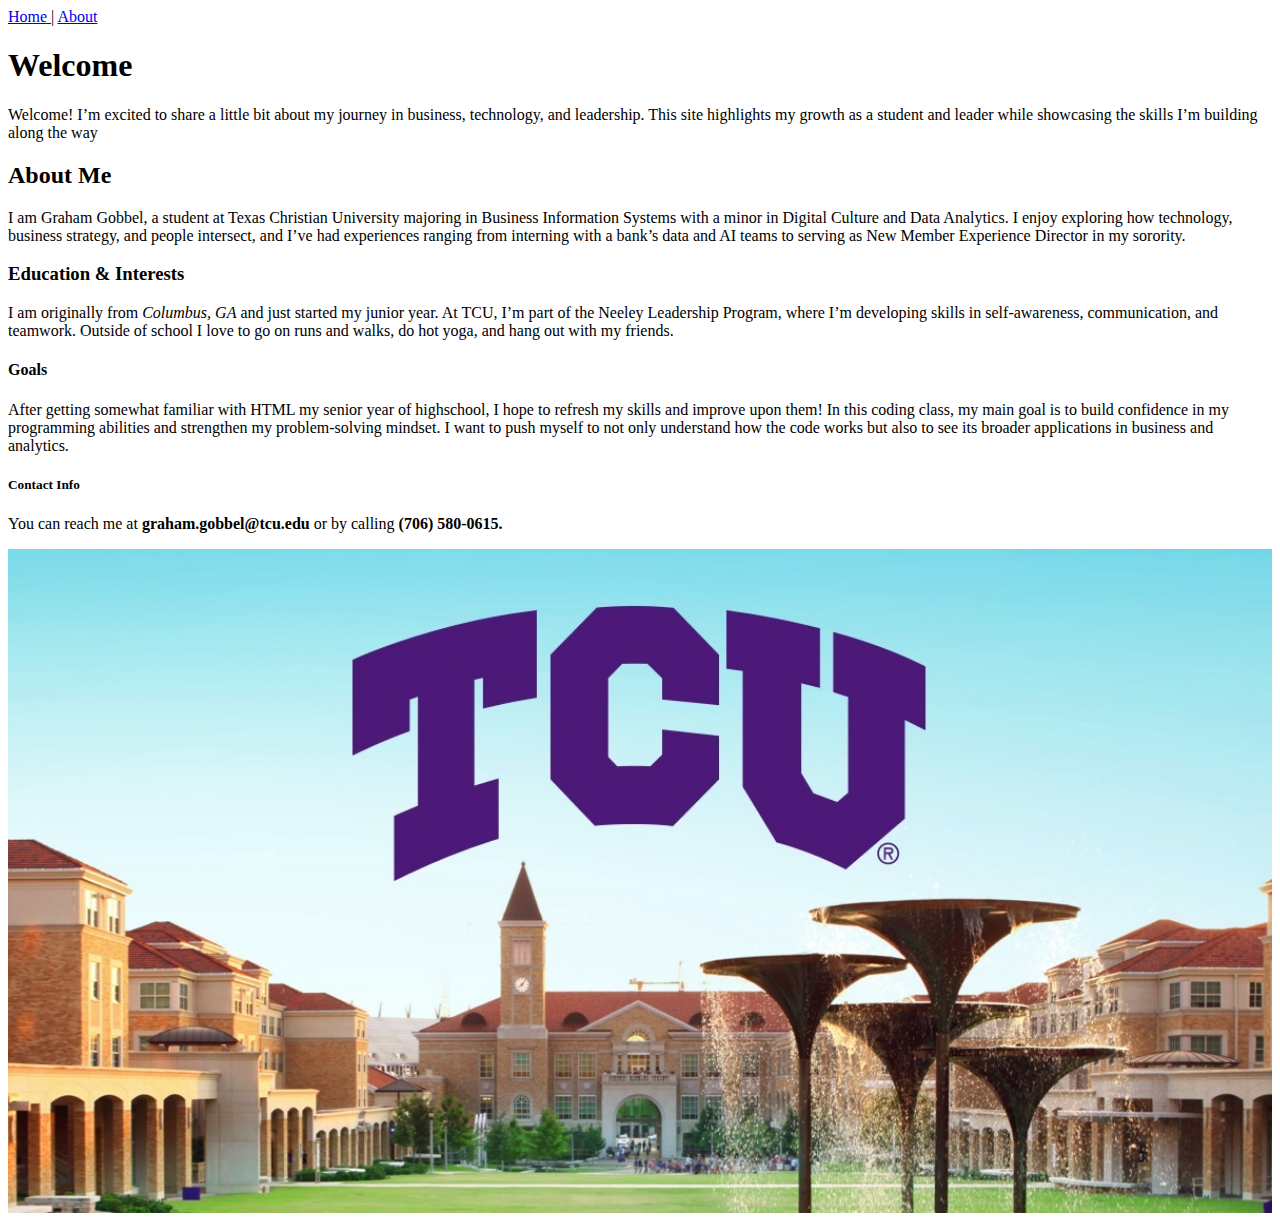
<file: index.html>
<!DOCTYPE html>
<html lang="en">
<head>
    <meta charset="UTF-8">
    <meta name="viewport" content="width=device-width, initial-scale=1.0">
    <title>Document</title>
</head>
<body>
  
   <header><nav><a href="index.html"> Home </a>| <a href="about.html">About</a></nav></header>

   <main>
        <section>
        <h1>Welcome</h1>

        <p>Welcome! I’m excited to share a little bit about my journey in business, technology, and leadership.
             This site highlights my growth as a student and leader while showcasing the skills I’m building along the way</p>
        </section>

        <section>
        <h2>About Me</h2>
        <p>I am Graham Gobbel, a student at Texas Christian University majoring in Business Information Systems with a minor in Digital Culture and Data Analytics. 
            I enjoy exploring how technology, business strategy, and people intersect, and I’ve had experiences ranging from interning with a bank’s
            data and AI teams to serving as New Member Experience Director in my sorority.
        </p>
        </section>

        <section>
        <h3>Education & Interests</h3>

        <p>I am originally from <em>Columbus, GA</em> and just started my junior year.
             At TCU, I’m part of the Neeley Leadership Program, where I’m developing skills in self-awareness, 
             communication, and teamwork. Outside of school I love to go on runs and walks, do hot yoga, and hang out with my friends.</p>
        <!-- the paragraph above includes italicizing -->
        </section>

        <section>

        <h4>Goals</h4>

        <p>After getting somewhat familiar with HTML my senior year of highschool, I hope to refresh my skills and improve upon them! 
            In this coding class, my main goal is to build confidence in my programming abilities and strengthen my problem-solving mindset. 
            I want to push myself to not only understand how the code works but also to see its broader applications in business and analytics.</p>
        </section>

        <section>
        <h5>Contact Info</h5>

         <p>You can reach me at <strong> graham.gobbel@tcu.edu </strong> or by calling <strong>(706) 580-0615.</strong></p>
         </section>
             <!--the paragraph above includes bold formatting-->


    </main>

    <img src="Images/tcu.jpg" width="100%">



</body>
</html>
</file>
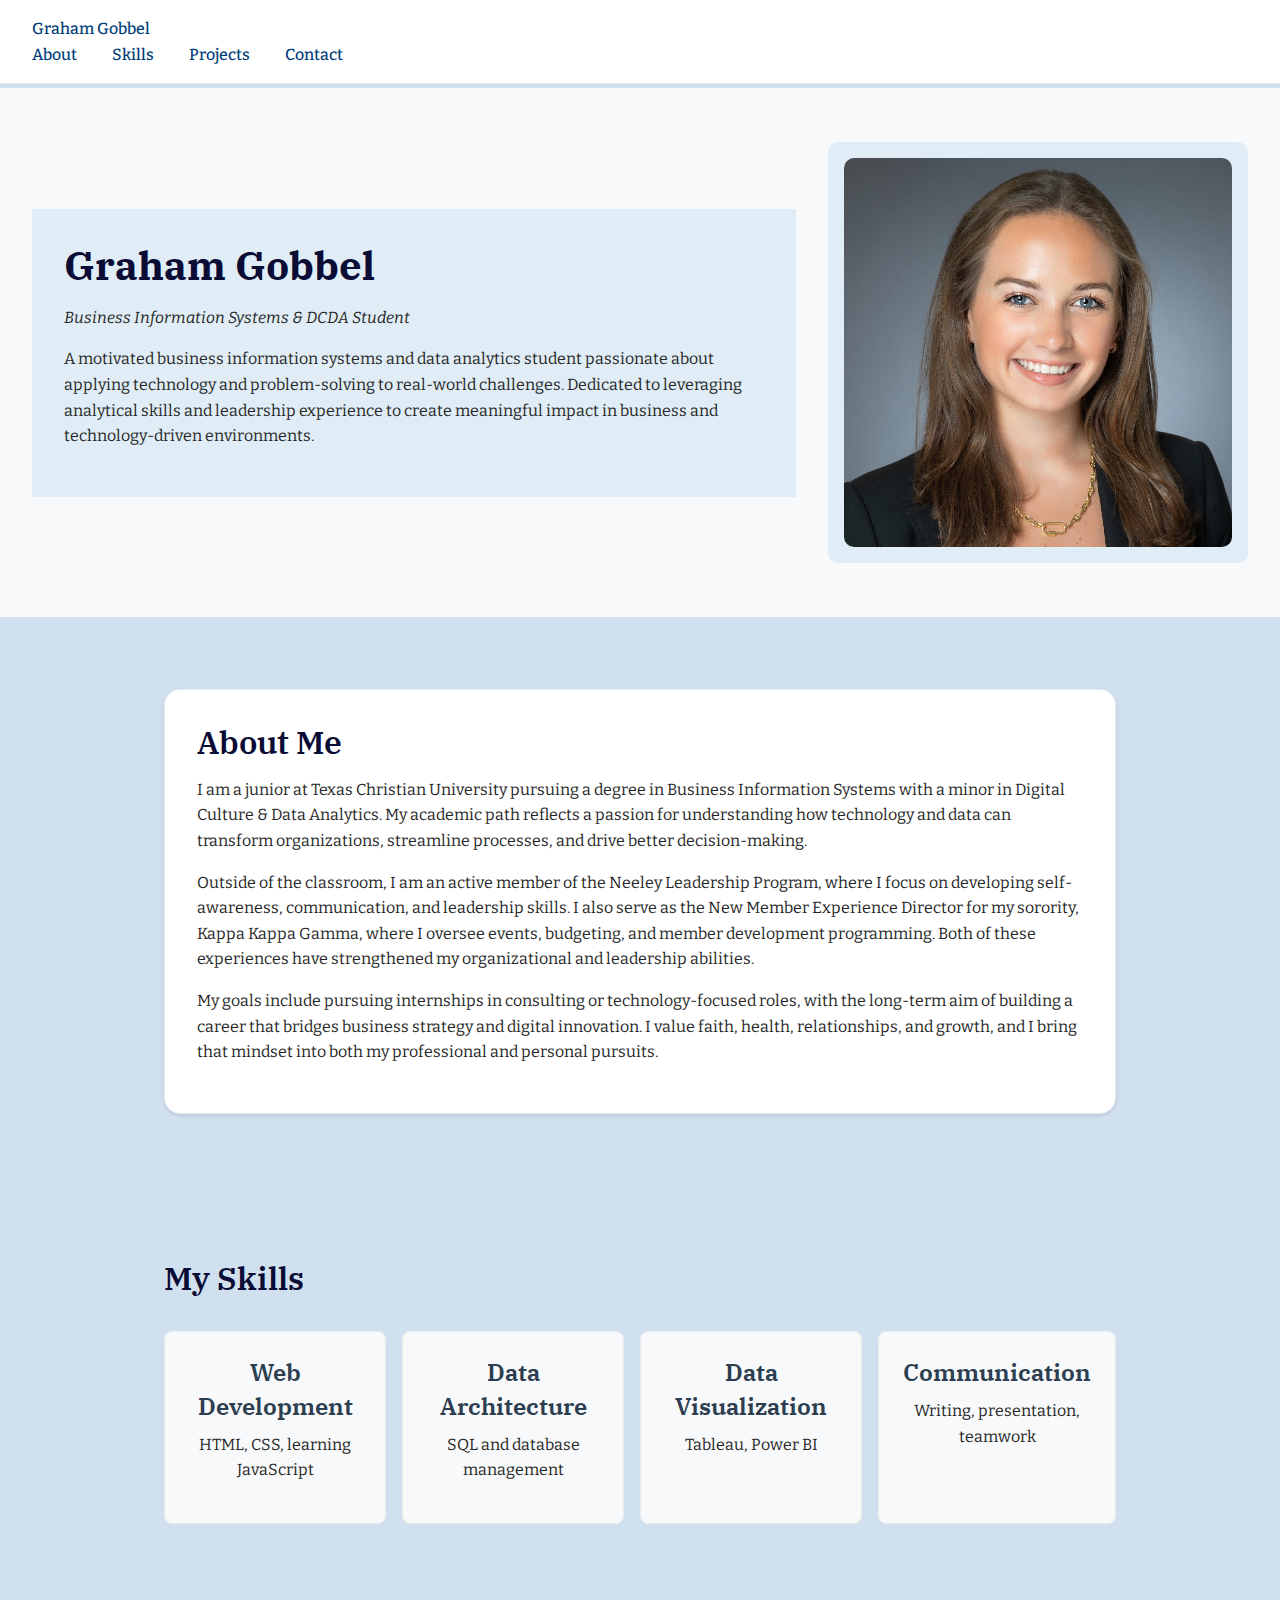
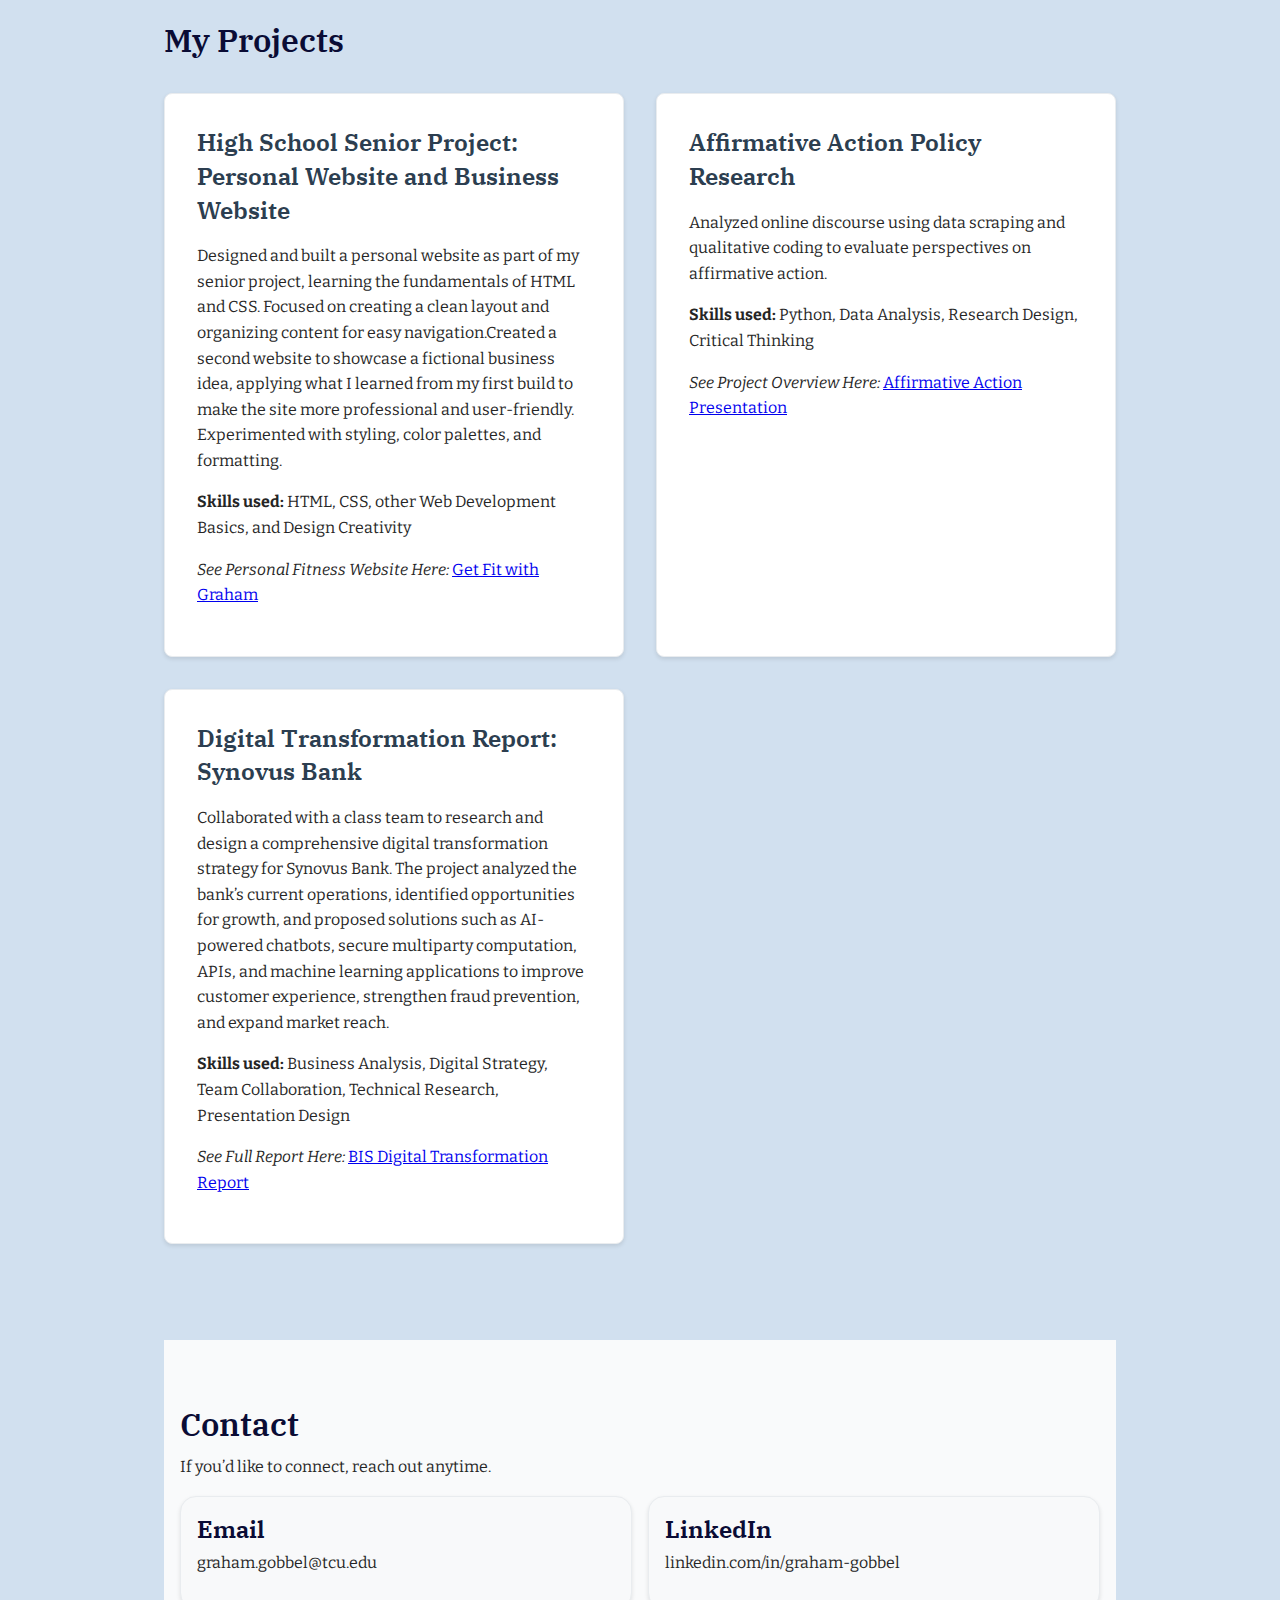
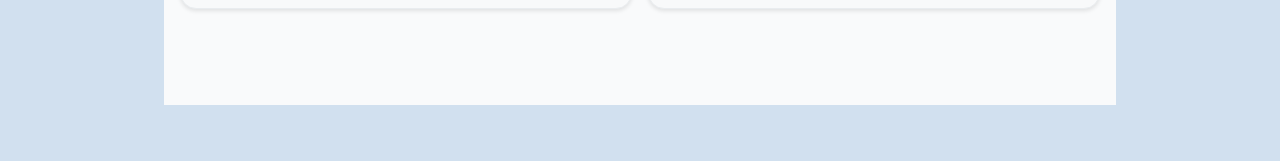
<file: projects/project1-original/index.html>
<!DOCTYPE html>
<html lang="en">
<head>
  <meta charset="UTF-8">
  <meta name="viewport" content="width=<device-width>, initial-scale=1.0">
  <title>Document</title>
  <link rel="stylesheet" href="CSS/style.css">

  <nav>
    <div class="nav-container">
      <a href="#" class="logo">Graham Gobbel</a>
      <div class="nav-links">
        <a href="#about">About</a>
        <a href="#skills">Skills</a>
        <a href="#projects">Projects</a>
        <a href="#contact">Contact</a>
      </div>
    </div>
  </nav>
</head>
<body>
  <header>
    <div class="header_text">
      <h1>Graham Gobbel</h1>
      <p><i>Business Information Systems & DCDA Student</i></p>
      <p>
        A motivated business information systems and data analytics student passionate about
        applying technology and problem-solving to real-world challenges. Dedicated to leveraging
        analytical skills and leadership experience to create meaningful impact in business and
        technology-driven environments.
      </p>
    </div>

    <div class="header_pic">
      <img src="Images/headshot24_graham gobbel_cropped.png" alt="Graham Gobbel professional headshot" />
    </div>
  </header>

  <main>
    <section class="about-section" id="about">
      <div class="card">

      <h2>About Me</h2>
      <p>
        I am a junior at Texas Christian University pursuing a degree in Business Information
        Systems with a minor in Digital Culture & Data Analytics. My academic path reflects a
        passion for understanding how technology and data can transform organizations,
        streamline processes, and drive better decision-making.
      </p>
      <p>
        Outside of the classroom, I am an active member of the Neeley Leadership Program, where
        I focus on developing self-awareness, communication, and leadership skills. I also serve as
        the New Member Experience Director for my sorority, Kappa Kappa Gamma, where I
        oversee events, budgeting, and member development programming. Both of these
        experiences have strengthened my organizational and leadership abilities.
      </p>
      <p>
        My goals include pursuing internships in consulting or technology-focused roles, with the
        long-term aim of building a career that bridges business strategy and digital innovation. I
        value faith, health, relationships, and growth, and I bring that mindset into both my
        professional and personal pursuits.
      </p>
    </section></div>
    </section>

    <section class="skills-section" id="skills">
      <h2>My Skills</h2>
      <div class="skills-container">
        <div class="skill-card">
          <h3>Web Development</h3>
          <p>HTML, CSS, learning JavaScript</p>
        </div>
        <div class="skill-card">
          <h3>Data Architecture</h3>
          <p>SQL and database management</p>
        </div>
        <div class="skill-card">
          <h3>Data Visualization</h3>
          <p>Tableau, Power BI</p>
        </div>
        <div class="skill-card">
          <h3>Communication</h3>
          <p>Writing, presentation, teamwork</p>
        </div>
      </div>
    </section>

    <section class="projects-section" id="projects">
      <h2>My Projects</h2>
      <div class="projects-container">
        <article class="project-card">
          <div class="project-content">
            <h3>High School Senior Project: Personal Website and Business Website</h3>
            <p>
              Designed and built a personal website as part of my senior project, learning
              the fundamentals of HTML and CSS. Focused on creating a clean layout and
              organizing content for easy navigation.Created a second website to showcase a fictional
              business idea, applying what I learned from my first build to make the site more professional
              and user-friendly. Experimented with styling, color palettes, and formatting.
            </p>
            <p>
              <strong>Skills used:</strong> HTML, CSS, other Web Development Basics, and Design Creativity
            </p>
              <p><i>See Personal Fitness Website Here:</i>
          <a href="https://getfitwithgraham.godaddysites.com/" 
             target="_blank" rel="noopener noreferrer">
            Get Fit with Graham
          </a>
        </p>
          </div>
        </article>

        <article class="project-card">
          <div class="project-content">
            <h3>Affirmative Action Policy Research</h3>
            <p>
              Analyzed online discourse using data scraping and qualitative coding to evaluate perspectives
              on affirmative action.

            </p>
            <p><strong>Skills used:</strong> Python, Data Analysis, Research Design, Critical Thinking</p>

            <p><i>See Project Overview Here:</i>
      <a href="https://www.canva.com/design/DAGW9y5lpb4/ezZOKPIRsulxQ40vEB3zgg/edit?utm_content=DAGW9y5lpb4&utm_campaign=designshare&utm_medium=link2&utm_source=sharebutton"
         target="_blank" rel="noopener noreferrer">
        Affirmative Action Presentation
      </a>
    </p>
        </article>

        <article class="project-card">
  <div class="project-content">
    <h3>Digital Transformation Report: Synovus Bank</h3>
    <p>
      Collaborated with a class team to research and design a comprehensive digital transformation
      strategy for Synovus Bank. The project analyzed the bank’s current operations, identified
      opportunities for growth, and proposed solutions such as AI-powered chatbots, secure
      multiparty computation, APIs, and machine learning applications to improve customer
      experience, strengthen fraud prevention, and expand market reach.
    </p>
    <p>
      <strong>Skills used:</strong> Business Analysis, Digital Strategy, Team Collaboration,
      Technical Research, Presentation Design
    </p>
    <p><i>See Full Report Here:</i>
      <a href="https://www.canva.com/design/DAF-F4c4_AI/0dFlFAiUe69WGN_gqDEu2w/edit?utm_content=DAF-F4c4_AI&utm_campaign=designshare&utm_medium=link2&utm_source=sharebutton"
         target="_blank" rel="noopener noreferrer">
        BIS Digital Transformation Report
      </a>
    </p>
  </div>
</article>
    </section>

  <section id="contact" class="section contact">
  <div class="container">
    <h2>Contact</h2>
    <p>If you’d like to connect, reach out anytime.</p>

    <div class="contact-grid">
      <!-- Email -->
      <a class="contact-card"
         href="mailto:graham.gobbel@tcu.edu?subject=Hello%20Graham&body=Hi%20Graham,%0D%0A">
        <h3>Email</h3>
        <p>graham.gobbel@tcu.edu</p>
      </a>

      <!-- LinkedIn -->
      <a class="contact-card"
         href="https://www.linkedin.com/in/graham-gobbel/"
         target="_blank" rel="noopener noreferrer">
        <h3>LinkedIn</h3>
        <p>linkedin.com/in/graham-gobbel</p>
      </a>
    </div>
  </div>
</section>
  </main>
</body>
</html>
</file>
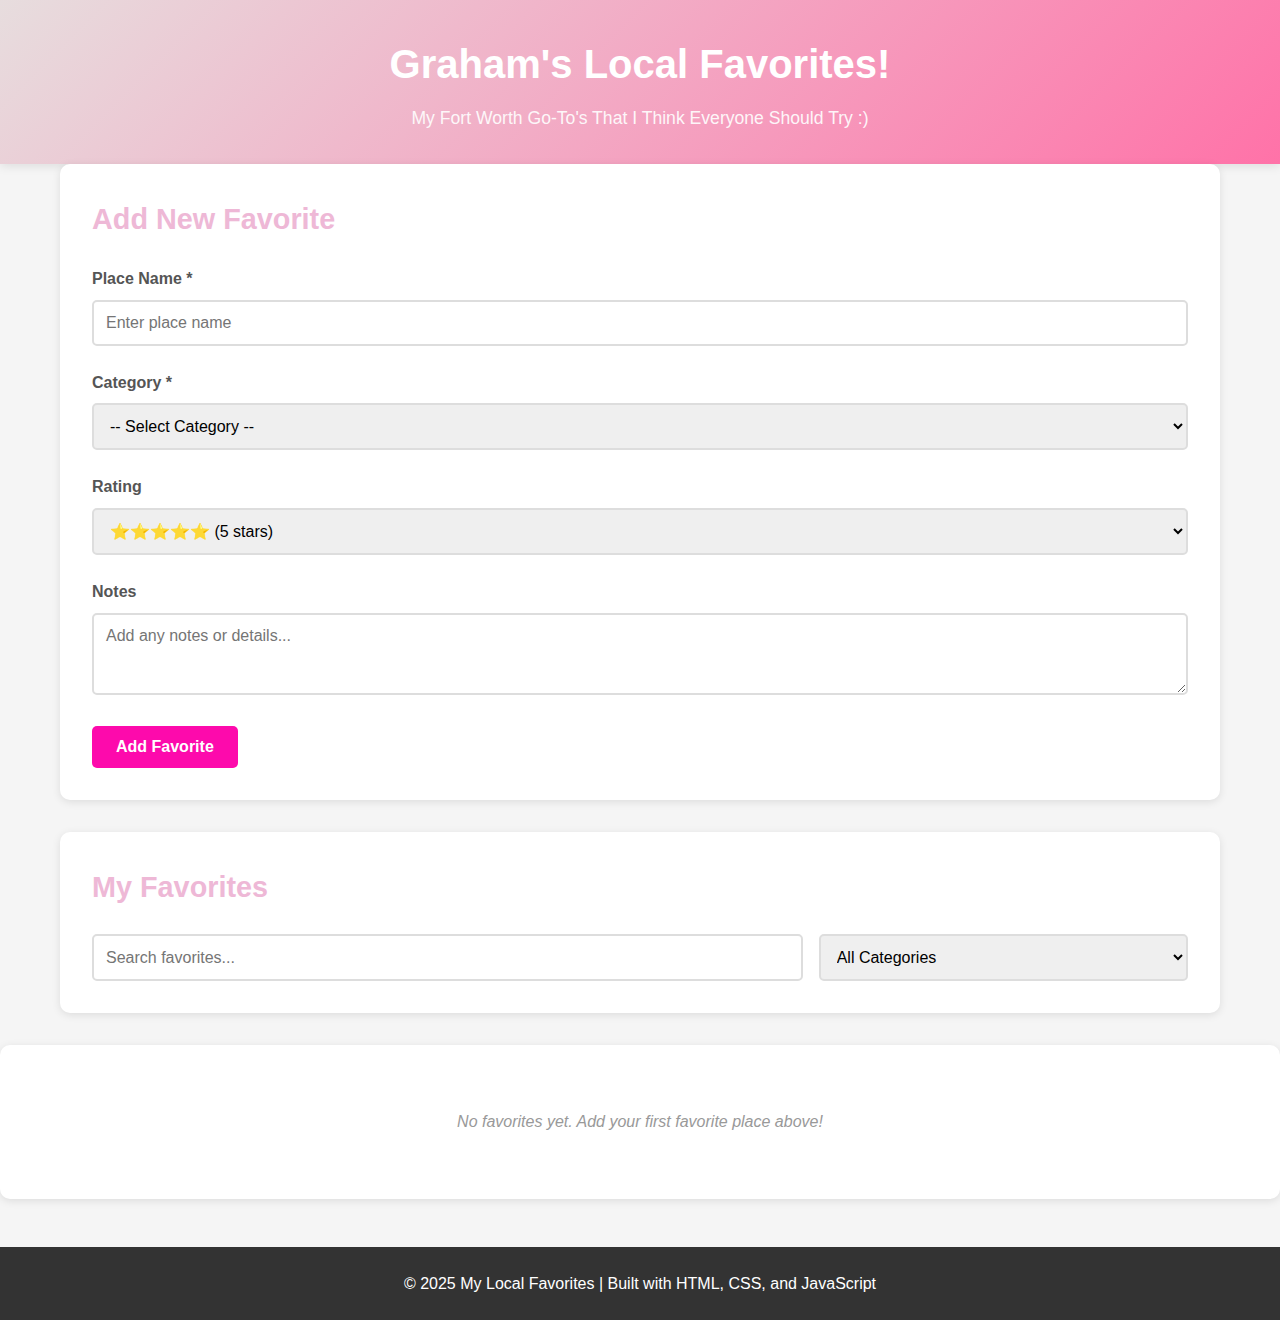
<file: projects/project2-tracker/index.html>
<!DOCTYPE html>
<html lang="en">
<head>
    <meta charset="UTF-8">
    <meta name="viewport" content="width=device-width, initial-scale=1.0">
    <meta name="description" content="Track and manage your favorite local places">
    <title>My Local Favorites Tracker</title>
    <link rel="stylesheet" href="css/styles.css">
</head>
<body>
    <!-- Content will go here -->

<!-- Header Section -->
<header>
    <div class="container">
        <h1>Graham's Local Favorites!</h1>
        <p class="subtitle">My Fort Worth Go-To's That I Think Everyone Should Try :)</p>
    </div>
</header>

<!-- Main Content -->
<main class="container">
    <!-- All sections will go inside main -->
<!-- Add Favorite Form Section -->
<section class="add-section">
    <h2>Add New Favorite</h2>
    <form id="add-favorite-form">

        <!-- Name Input -->
        <div class="form-group">
            <label for="name">Place Name *</label>
            <input
                type="text"
                id="name"
                name="name"
                required
                placeholder="Enter place name"
                aria-required="true">
        </div>

        <!-- Category Dropdown -->
        <div class="form-group">
            <label for="category">Category *</label>
            <select id="category" name="category" required aria-required="true">
                <option value="">-- Select Category --</option>
                <option value="coffee">Coffee Shop</option>
                <option value="restaurants">Restaurant</option>
                <option value="parks">Park</option>
                <option value="entertainment">Entertainment</option>
                <option value="study-spots">Study Spot</option>
                <option value="fitness">Fitness</option>
                <option value="other">Other</option>
            </select>
        </div>

        <!-- Rating Dropdown -->
        <div class="form-group">
            <label for="rating">Rating</label>
            <select id="rating" name="rating">
                <option value="5">⭐⭐⭐⭐⭐ (5 stars)</option>
                <option value="4">⭐⭐⭐⭐ (4 stars)</option>
                <option value="3">⭐⭐⭐ (3 stars)</option>
                <option value="2">⭐⭐ (2 stars)</option>
                <option value="1">⭐ (1 star)</option>
            </select>
        </div>

        <!-- Notes Textarea -->
        <div class="form-group">
            <label for="notes">Notes</label>
            <textarea
                id="notes"
                name="notes"
                rows="3"
                placeholder="Add any notes or details..."></textarea>
        </div>

        <!-- Submit Button -->
        <button type="submit" class="btn btn-primary">Add Favorite</button>

    </form>



</section>
<!-- Search/Filter Section -->
<section class="search-section">
    <h2>My Favorites</h2>
    <div class="search-controls">
        <input
            type="text"
            id="search-input"
            placeholder="Search favorites..."
            aria-label="Search favorites">
        <select id="category-filter" aria-label="Filter by category">
            <option value="all">All Categories</option>
            <option value="coffee">Coffee Shop</option>
            <option value="restaurants">Restaurant</option>
            <option value="parks">Park</option>
            <option value="entertainment">Entertainment</option>
            <option value="study-spots">Study Spot</option>
            <option value="fitness">Fitness</option>
            <option value="other">Other</option>
        </select>
    </div>
</section>
</main>


<!-- Favorites Display Section -->
<section class="favorites-section">
    <div id="favorites-list" class="favorites-grid">
        <!-- JavaScript will add favorite cards here -->
        <!-- For now, add placeholder message -->
    </div>
</section>

<!-- Footer -->
<footer>
    <div class="container">
        <p>&copy; 2025 My Local Favorites | Built with HTML, CSS, and JavaScript</p>
    </div>
</footer>


    <!-- JavaScript at end of body -->
    <script src="js/app.js"></script>
</body>
</html>
</file>
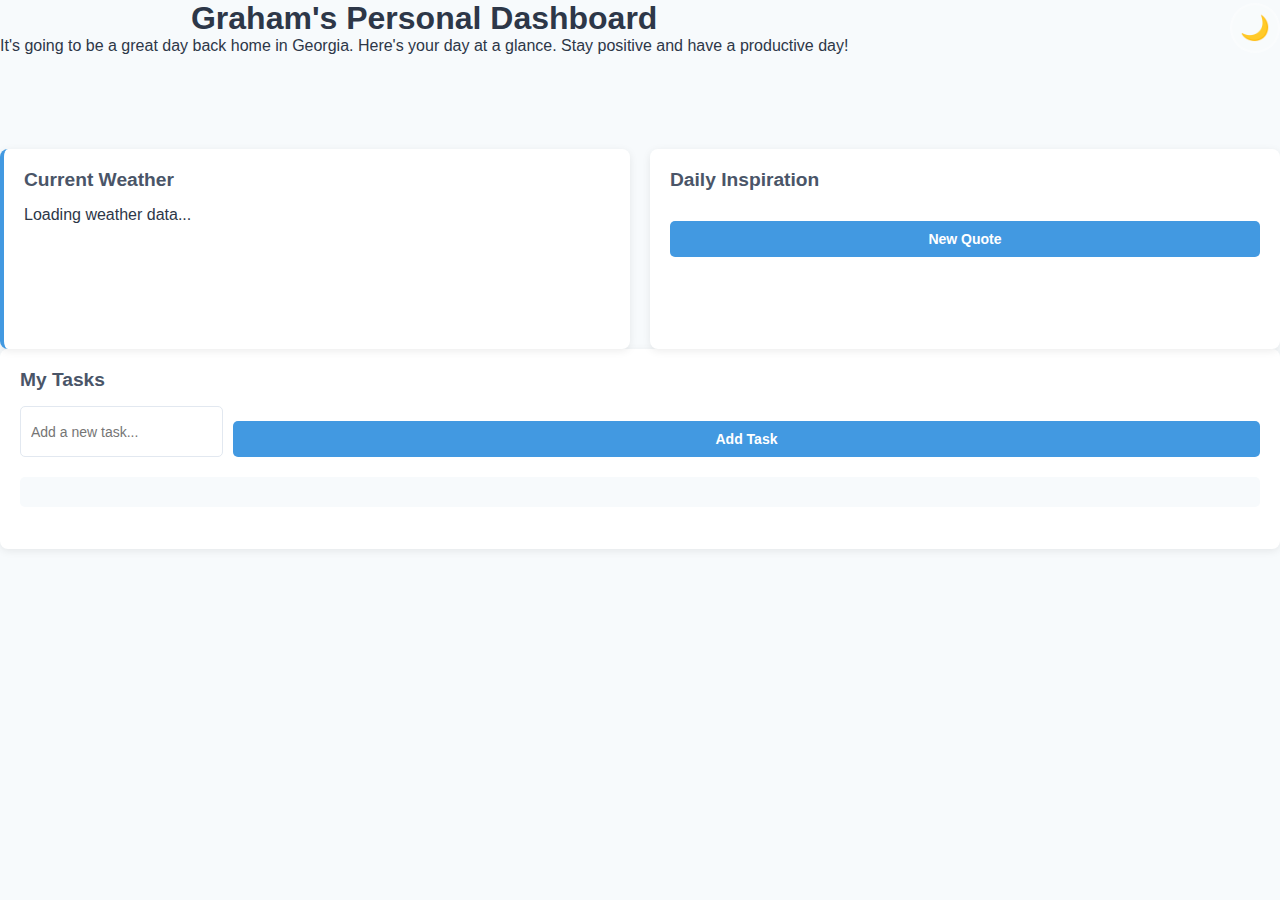
<file: projects/project3-dashboard/index.html>
<!DOCTYPE html>
<html lang="en">
<head>
  <meta charset="UTF-8">
  <meta name="viewport" content="width=device-width, initial-scale=1.0">
  <title>My Personal Dashboard</title>
  <link rel="stylesheet" href="css/styles.css">
</head>
<body>
  <header class="dashboard-header">
  <div class="header-content">
    <div>
      <h1>Graham's Personal Dashboard</h1>
      <p class="dashboard-subtitle">It's going to be a great day back home in Georgia.
        Here's your day at a glance. Stay positive and have a productive day!</p>
    </div>
    <button id="theme-toggle" class="theme-toggle" aria-label="Toggle dark mode">
      <span class="theme-icon">🌙</span>
    </button>
  </div>
</header>

  <div class="dashboard">
     <!-- all widget sections live here -->
  </div>
</body>

    <main class="widgets-container">
      <!-- Weather Widget -->
      <section class="widget weather-widget">
        <h2>Current Weather</h2>
        <div id="weather-display">
          Loading weather data...
        </div>
      </section>

      <!-- Quotes Widget (below Weather) -->
      <section class="widget quotes-widget">
        <h2>Daily Inspiration</h2>
        <div id="quotes-display"><!-- Quote will appear here --></div>
        <button id="new-quote-btn" class="btn-primary">New Quote</button>
      </section>
    </main>
  </div>
<div class="widget tasks-widget">
  <h2>My Tasks</h2>

  <!-- Add Task Form -->
  <form id="task-form" class="task-form">
    <input
      type="text"
      id="task-input"
      placeholder="Add a new task..."
      required
    />
    <button type="submit" class="btn-primary">Add Task</button>
  </form>

  <!-- Task Statistics -->
  <div id="task-stats" class="task-stats">
    <!-- Stats will appear here -->
  </div>

  <!-- Tasks List -->
  <div id="tasks-list" class="tasks-list">
    <!-- Tasks will appear here -->
  </div>
</div>

  <!-- JS last so elements exist before scripts run -->
  <script src="js/app.js"></script>
</body>
</html>
</file>
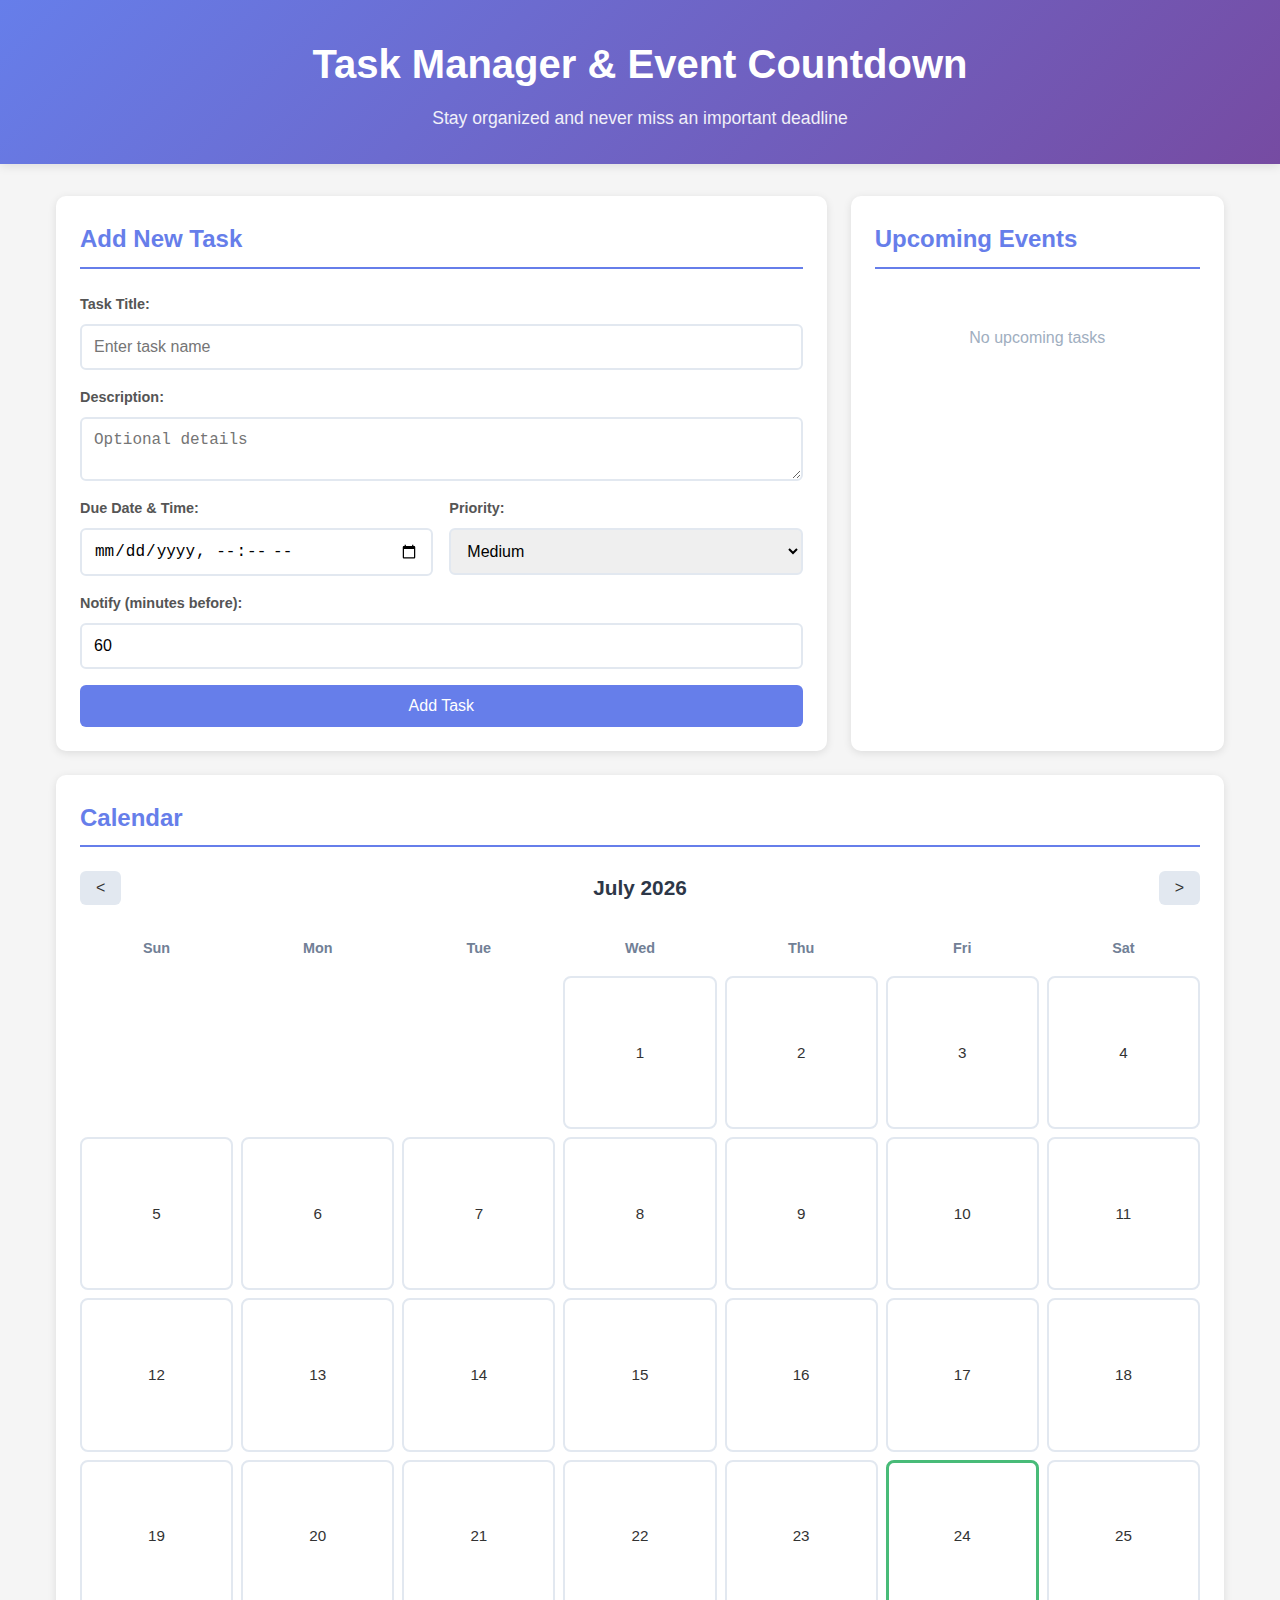
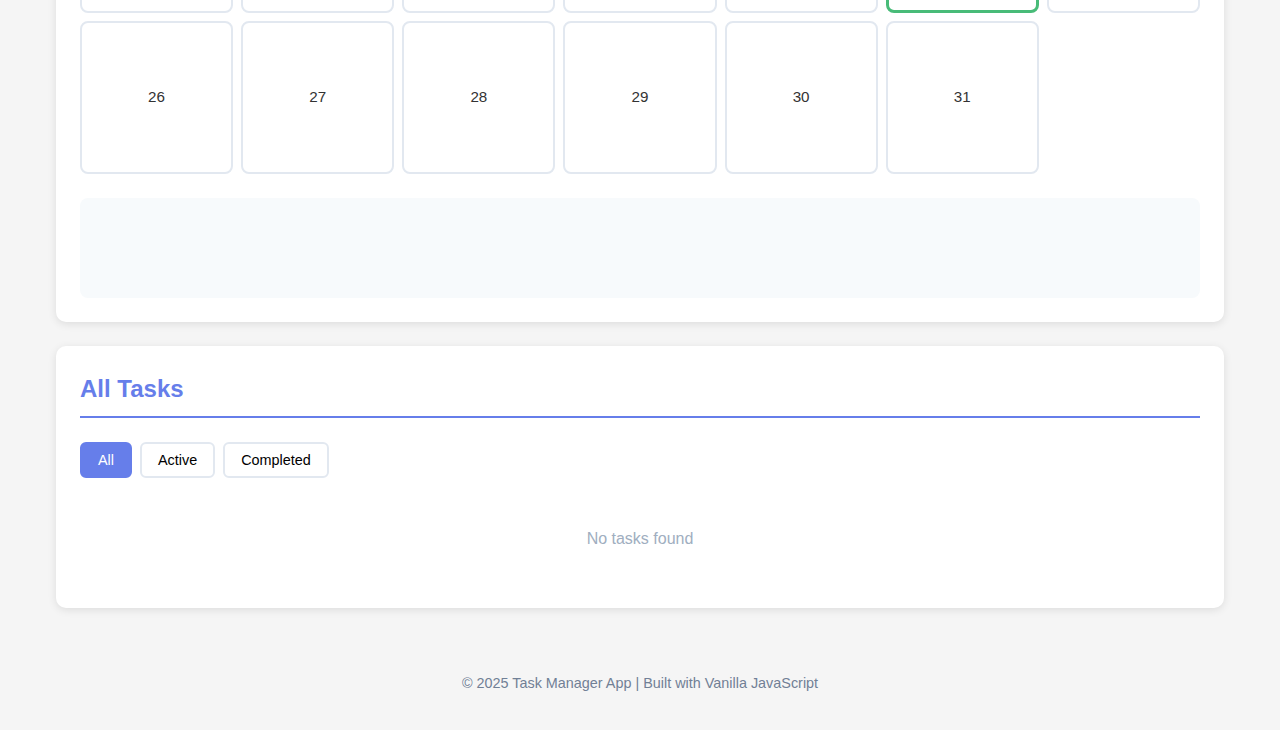
<file: projects/project4-zed/index.html>
<!DOCTYPE html>
<html lang="en">
<head>
    <meta charset="UTF-8">
    <meta name="viewport" content="width=device-width, initial-scale=1.0">
    <title>Task Manager & Event Countdown</title>
    <link rel="stylesheet" href="css/styles.css">
</head>
<body>
    <header class="dashboard-header">
        <div class="header-content">
            <div>
                <h1>Task Manager & Event Countdown</h1>
                <p class="dashboard-subtitle">Stay organized and never miss an important deadline</p>
            </div>
        </div>
    </header>

    <div class="dashboard">
        <!-- Add Task Widget -->
        <section class="widget add-task-widget">
            <h2>Add New Task</h2>
            <form id="taskForm" class="task-form">
                <div class="form-group">
                    <label for="taskTitle">Task Title:</label>
                    <input type="text" id="taskTitle" name="taskTitle" required placeholder="Enter task name">
                </div>

                <div class="form-group">
                    <label for="taskDescription">Description:</label>
                    <textarea id="taskDescription" name="taskDescription" rows="2" placeholder="Optional details"></textarea>
                </div>

                <div class="form-row">
                    <div class="form-group">
                        <label for="taskDueDate">Due Date & Time:</label>
                        <input type="datetime-local" id="taskDueDate" name="taskDueDate" required>
                    </div>

                    <div class="form-group">
                        <label for="taskPriority">Priority:</label>
                        <select id="taskPriority" name="taskPriority">
                            <option value="low">Low</option>
                            <option value="medium" selected>Medium</option>
                            <option value="high">High</option>
                        </select>
                    </div>
                </div>

                <div class="form-group">
                    <label for="notifyBefore">Notify (minutes before):</label>
                    <input type="number" id="notifyBefore" name="notifyBefore" value="60" min="0">
                </div>

                <button type="submit" class="btn btn-primary">Add Task</button>
            </form>
        </section>

        <!-- Countdown Widget -->
        <section class="widget countdown-widget">
            <h2>Upcoming Events</h2>
            <div id="countdownList" class="countdown-list">
                <!-- Countdown timers will be dynamically inserted here -->
            </div>
        </section>

        <!-- Calendar Widget - Full Width -->
        <section class="widget calendar-widget">
            <h2>Calendar</h2>
            <div class="calendar-controls">
                <button id="prevMonth" class="btn btn-nav">&lt;</button>
                <h3 id="currentMonth"></h3>
                <button id="nextMonth" class="btn btn-nav">&gt;</button>
            </div>
            <div id="calendar" class="calendar-grid">
                <!-- Calendar will be dynamically generated here -->
            </div>
            <div id="selectedDateTasks" class="selected-date-tasks">
                <!-- Tasks for selected date will appear here -->
            </div>
        </section>

        <!-- Task List Widget - Full Width -->
        <section class="widget task-list-widget">
            <h2>All Tasks</h2>
            <div class="task-filters">
                <button class="filter-btn active" data-filter="all">All</button>
                <button class="filter-btn" data-filter="active">Active</button>
                <button class="filter-btn" data-filter="completed">Completed</button>
            </div>
            <div id="taskList" class="task-list">
                <!-- Tasks will be dynamically inserted here -->
            </div>
        </section>
    </div>

    <footer>
        <p>&copy; 2025 Task Manager App | Built with Vanilla JavaScript</p>
    </footer>

    <!-- JavaScript Files -->
    <script src="js/tasks.js"></script>
    <script src="js/calendar.js"></script>
    <script src="js/countdown.js"></script>
    <script src="js/app.js"></script>
</body>
</html>
</file>
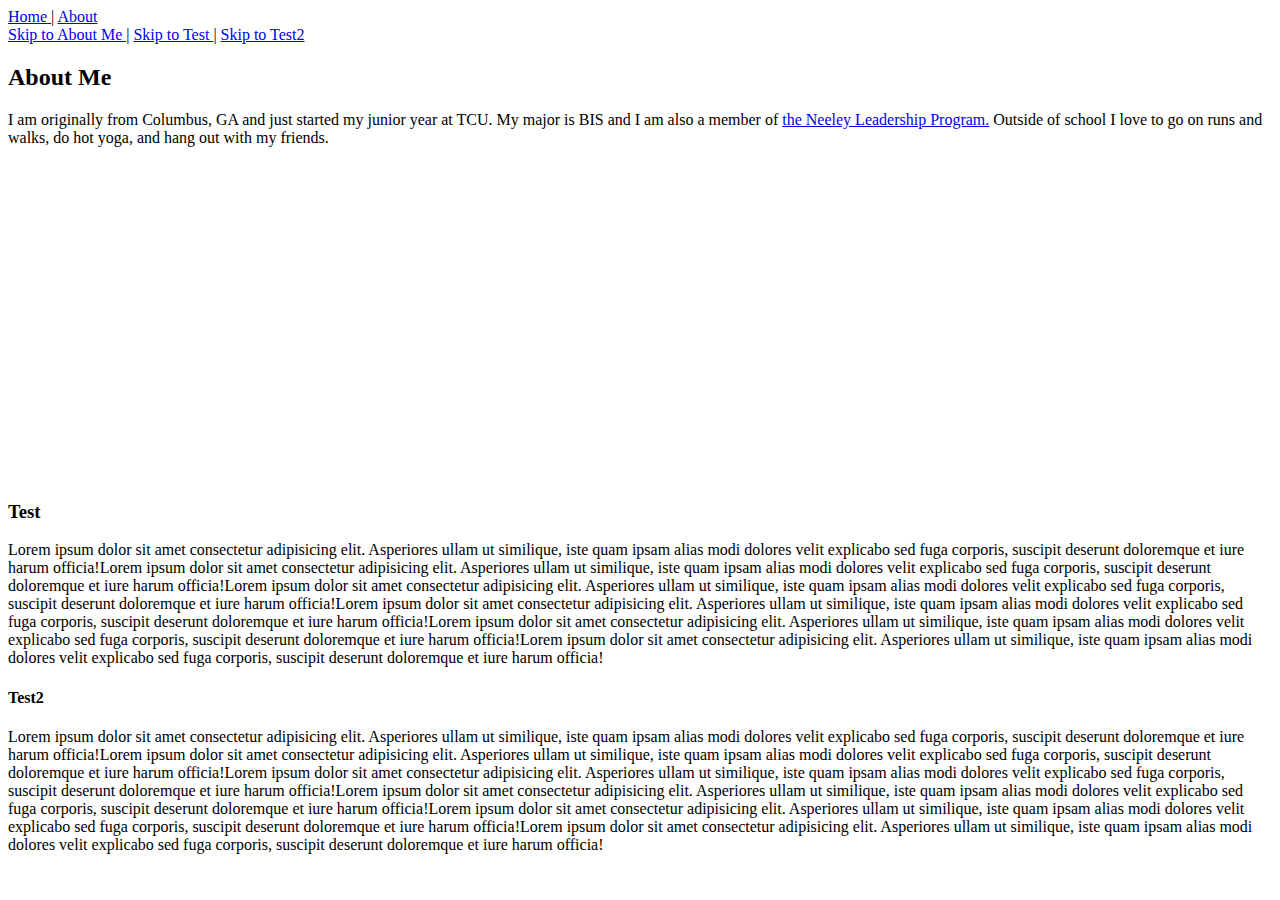
<file: about.html>
<!DOCTYPE html>
<html lang="en">
<head>
    <meta charset="UTF-8">
    <meta name="viewport" content="width=device-width, initial-scale=1.0">
    <title>Document</title>

<nav>
    <div>
        <a href="index.html"> Home </a>|
         <a href="about.html">About</a></nav>
     </div>
</head>
<body>
    <header>
        <nav>
            <div>
                <a href="#Aboutme"> Skip to About Me </a>|
                <a href="#test"> Skip to Test </a>|
                <a href="#test2"> Skip to Test2 </a>

            </div>

<h2 id="Aboutme">About Me</h2>

    <p>I am originally from Columbus, GA and just started my junior year at TCU. My major is BIS and I am also a member of  <a href="https://www.neeley.tcu.edu/leader/" target="_blank">  the Neeley Leadership Program.</a> Outside of school I love to go on runs and walks, do hot yoga, and hang out with my friends.</p>
    
    <body>

    <iframe width="560" height="315" src="https://www.youtube.com/embed/_iaPMGoo9y8?si=1sZB_hPUk9zqs6a0" title="YouTube video player" frameborder="0" allow="accelerometer; autoplay; clipboard-write; encrypted-media; gyroscope; picture-in-picture; web-share" referrerpolicy="strict-origin-when-cross-origin" allowfullscreen></iframe>

<h3 id="test"> Test </h3>
<p> Lorem ipsum dolor sit amet consectetur adipisicing elit. Asperiores ullam ut similique, 
    iste quam ipsam alias modi dolores velit explicabo sed fuga corporis, suscipit deserunt
     doloremque et iure harum officia!Lorem ipsum dolor sit amet consectetur adipisicing elit. Asperiores ullam ut similique, 
    iste quam ipsam alias modi dolores velit explicabo sed fuga corporis, suscipit deserunt
     doloremque et iure harum officia!Lorem ipsum dolor sit amet consectetur adipisicing elit. Asperiores ullam ut similique, 
    iste quam ipsam alias modi dolores velit explicabo sed fuga corporis, suscipit deserunt
     doloremque et iure harum officia!Lorem ipsum dolor sit amet consectetur adipisicing elit. Asperiores ullam ut similique, 
    iste quam ipsam alias modi dolores velit explicabo sed fuga corporis, suscipit deserunt
     doloremque et iure harum officia!Lorem ipsum dolor sit amet consectetur adipisicing elit. Asperiores ullam ut similique, 
    iste quam ipsam alias modi dolores velit explicabo sed fuga corporis, suscipit deserunt
     doloremque et iure harum officia!Lorem ipsum dolor sit amet consectetur adipisicing elit. Asperiores ullam ut similique, 
    iste quam ipsam alias modi dolores velit explicabo sed fuga corporis, suscipit deserunt
     doloremque et iure harum officia! </p>

<h4 id="test2"> Test2 </h4>
    <p> Lorem ipsum dolor sit amet consectetur adipisicing elit. Asperiores ullam ut similique, 
    iste quam ipsam alias modi dolores velit explicabo sed fuga corporis, suscipit deserunt
     doloremque et iure harum officia!Lorem ipsum dolor sit amet consectetur adipisicing elit. Asperiores ullam ut similique, 
    iste quam ipsam alias modi dolores velit explicabo sed fuga corporis, suscipit deserunt
     doloremque et iure harum officia!Lorem ipsum dolor sit amet consectetur adipisicing elit. Asperiores ullam ut similique, 
    iste quam ipsam alias modi dolores velit explicabo sed fuga corporis, suscipit deserunt
     doloremque et iure harum officia!Lorem ipsum dolor sit amet consectetur adipisicing elit. Asperiores ullam ut similique, 
    iste quam ipsam alias modi dolores velit explicabo sed fuga corporis, suscipit deserunt
     doloremque et iure harum officia!Lorem ipsum dolor sit amet consectetur adipisicing elit. Asperiores ullam ut similique, 
    iste quam ipsam alias modi dolores velit explicabo sed fuga corporis, suscipit deserunt
     doloremque et iure harum officia!Lorem ipsum dolor sit amet consectetur adipisicing elit. Asperiores ullam ut similique, 
    iste quam ipsam alias modi dolores velit explicabo sed fuga corporis, suscipit deserunt
     doloremque et iure harum officia! </p>

</body>
</html>
</file>
<file: projects/project1-original/CSS/style.css>
@import url('https://fonts.googleapis.com/css2?family=Bitter:ital,wght@0,100..900;1,100..900&family=IBM+Plex+Serif:ital,wght@0,100;0,200;0,300;0,400;0,500;0,600;0,700;1,100;1,200;1,300;1,400;1,500;1,600;1,700&display=swap');

:root {
 --primary-color: hsl(226, 71%, 40%);
 --heading-color: #0a0c35;
 --text-color: #000000;
 --light-text: #818a9d;
 --background: #d1e0ef;
 --light-background: #f9fafb;
 --card-background: #f8f9fa;
 --card-border: #e9ecef;
 --card-shadow: 0 2px 4px rgba(0, 0, 0, 0.1);
 --card-shadow-hover: 0 4px 8px rgba(0, 0, 0, 0.15);
 --accent-color: #28a745;
 --link-hover: #007bff;
}

* {
 box-sizing: border-box;
 margin: 0;
 padding: 0;
    }

body{

    font-family: "Bitter", serif;
    line-height:1.6;
    color: var(--text-color);
    background: var(--background);
}

nav {
  background-color: #fff;
  padding: 1rem 2rem;
  border-bottom: 1px solid #e9ecef;
  /* add these */
  position: sticky;   /* keeps space in the flow */
  top: 0;
  z-index: 1000;      /* ensures it layers above the header/image */
}

nav a {
  color: #023e79;
  text-decoration: none;
  margin-right: 2rem;
  font-weight: 500;
}

nav a:hover {
  color: var(--accent-color);
}

/* Basic focus state for accessibility */
nav a:focus {
  outline: 2px solid #007bff;
  outline-offset: 2px;
}

header {
/* 
    display: flex;
    flex-direction: row;
    gap: 2rem;
    height: 70vh;
    background-color: bisque; 
    margin-top: 72px; 
     height: 60vh;
     padding-bottom: 10rem;
    */
    display: flex;
    align-items: center;
    gap: 2rem;
    padding: clamp(2rem, 6vh, 5rem) 2rem;
    background-color: #f8f9fa;
    margin-top: .25rem;   
}




.header_text {

    /*background-color:rgb(224, 237, 246);
    flex: 1;
    padding: 2rem; */
 background-color: rgb(224, 237, 246);
  flex: 1 1 50%;     /* grows, can shrink, bases at half the row */
  padding: 2rem;
  min-width: 280px;  /* prevents collapsing on narrow widths in row layout */
}


.header_pic{
    /*background-color:rgb(224, 237, 246);
    flex: 1;
    min-height: 300px;
    border-radius: 10px;
    display: flex;
    align-items: center;
    justify-content: center;
    color: #6c757d; */

     background-color: rgb(224, 237, 246);
    flex: 0 1 420px;   /* prefers ~420px, can shrink if needed */
    border-radius: 10px;
    display:flex;
    align-items:center;
    justify-content:center;
    padding: 1rem;     /* gives the image breathing room inside the card */
}

.header_pic img{
  diplay: block;
  width: 100%;
  height: auto;
  max-width: 400px;
  object-fit: cover;
  border-radius: 10px;
}

main {
  display: grid;
  gap: 4rem;
  max-width: 1000px;
  margin: 0 auto;
  padding: 1rem;
}

@media (max-width: 900px){
  header{
    flex-direction: column;
    text-align: center;
  }
  .header_text,
  .header_pic{
    flex: unset;
    width: 100%;
    max-width: 780px;   /* keeps a nice readable line length */
    margin-inline: auto;
  }
}

/* Responsive container padding */
@media (min-width: 768px) {
  main {
    padding: 1.5rem;
  }
}

/* Consistent section spacing */
section { margin-bottom: 2rem; }

/* About section layout */
.about-section {
  display: grid;
  grid-template-columns: 1fr;
  gap: 2rem;
  padding: 3rem 0;
  align-items: center;
}

/* On larger screens, create a 2-column layout */
@media (min-width: 768px) {
  .about-section {
    grid-template-columns: 250px 1fr;
    gap: 3rem;
  }
}

.about-image {
  justify-self: center;
}

.about-image img {
  width: 100%;
  max-width: 250px;
  height: auto;
  border-radius: 8px;
}


/* Consistent spacing between paragraphs */
p + p {
  margin-top: 1rem;
}

section{
    margin-bottom: 2rem;
}

p + p {
    margin-top:1rem;
}

h1,h2,h3 {
    font-family: "IBM Plex Serif", serif;
    line-height: 1.2;
}

h1 {
  font-size: 2.5rem; /* Large, clear headline */
  font-weight: 700;  /* Bold for impact */
  color: var(--heading-color);
  margin-bottom: 1rem;
  line-height: 1.2;  /* Tighter spacing for headings */
}

h2 {
  font-size: 2rem;
  font-weight: 600;
  color: var(--heading-color);
  margin-bottom: 0.8rem;
  line-height: 1.3;
}

h3 {
  font-size: 1.5rem;
  font-weight: 600;
  color:var(--heading-color);
  margin-bottom: 0.6rem;
  line-height: 1.4;
}

p {
  font-size: 1rem;
  margin-bottom: 1rem;
  color: #252525; /* Slightly lighter for body text */
}

.skills-container {
  display: grid;
  grid-template-columns: repeat(auto-fit, minmax(200px, 1fr));
  gap: 1rem;
  margin-top: 2rem;
}

.skill-card {
  padding: 1.5rem;
  background: #f8f9fa;
  border-radius: 8px;
  text-align: center;
  border: 1px solid #e9ecef;
}

.skill-card h3 {
  color: #2c3e50;
  margin-bottom: 0.5rem;
}

.projects-container {
  display: grid;
  grid-template-columns: 1fr;
  gap: 2rem;
  margin-top: 2rem;
}

/* On tablets and up, show 2 columns */
@media (min-width: 768px) {
  .projects-container {
    grid-template-columns: 1fr 1fr;
  }
}

.project-card {
  padding: 2rem;
  background: white;
  border: 1px solid #e9ecef;
  border-radius: 8px;
  box-shadow: 0 2px 4px rgba(0,0,0,0.1);
  transition: transform 0.3s ease;
}

.project-card:hover {
  transform: translateY(-2px);
  box-shadow: 0 4px 8px rgba(0,0,0,0.15);
}

.project-card h3 {
  color: #2c3e50;
  margin-bottom: 1rem;
}


/* Mobile-first responsive adjustments */

/* Small phones (320px and up) */
.skills-container {
  grid-template-columns: 1fr;
}

/* Large phones and small tablets (480px and up) */
@media (min-width: 480px) {
  .skills-container {
    grid-template-columns: repeat(auto-fit, minmax(200px, 1fr));
  }
}

/* Tablets (768px and up) */
@media (min-width: 768px) {
  .skills-container {
    grid-template-columns: repeat(auto-fit, minmax(250px, 1fr));
  }

  .projects-container {
    grid-template-columns: 1fr 1fr;
  }
}

/* Desktop (1024px and up) */
@media (min-width: 1024px) {
  .skills-container {
    grid-template-columns: repeat(4, 1fr);
  }
}

#contact {
  padding: 4rem 1rem;
  background: var(--light-background);
}

#contact .container {
  max-width: 1000px;
  margin: 0 auto;
}

/* Title */
#contact h2 {
  margin-bottom: 0.5rem;
}

#contact p.lead {
  color: var(--light-text);
  margin-bottom: 1.5rem;
}

/* Card grid */
.contact-grid {
  display: grid;
  grid-template-columns: repeat(auto-fit, minmax(220px, 1fr));
  gap: 1rem;
  margin: 1rem 0 2rem;
}

/* Individual card */
.contact-card {
  display: block;
  padding: 1rem;
  background: var(--card-background);
  border: 1px solid var(--card-border);
  border-radius: 16px;
  box-shadow: var(--card-shadow);
  text-decoration: none;
  color: var(--text-color);
  transition: transform .15s ease, box-shadow .15s ease;
}
.contact-card:hover,
.contact-card:focus {
  transform: translateY(-2px);
  box-shadow: var(--card-shadow-hover);
  outline: none;
}
.contact-card h3 {
  margin-bottom: .25rem;
}

/* Simple form */
.contact-form {
  display: grid;
  gap: .75rem;
  margin-top: 1rem;
}

.contact-form label {
  display: grid;
  gap: .35rem;
  font-weight: 600;
}

.contact-form input,
.contact-form textarea {
  padding: .75rem;
  border: 1px solid var(--card-border);
  border-radius: 16px;
  background: #fff;
  font: inherit;
}

.contact-form button {
  justify-self: start;
  padding: .8rem 1.1rem;
  border: none;
  border-radius: 10px;
  background: var(--primary-color);
  color: #fff;
  font-weight: 700;
  cursor: pointer;
  transition: opacity .15s ease;
}
.contact-form button:hover { opacity: .95; }

/* Links inside contact cards */
.contact-card:hover p,
.contact-card:hover h3 {
  color: var(--heading-color);
}

.contact-card {
  border-radius: 16px; /* bigger, rounder corners */
}

/* --- Fix About section layout (stack everything) --- */
.about-section {
  display: grid;
  grid-template-columns: 1fr !important; /* override the 2-column media rule */
  row-gap: 1.25rem;
}

.about-section > * {
  grid-column: 1 / -1; /* make H2 and all content span full width */
}

/* --- About card: force the white pop-out look --- */
.about-section .card {
  background: #fff !important;
  border: 1px solid var(--card-border) !important;
  border-radius: 16px !important;
  box-shadow: var(--card-shadow) !important;
  padding: 2rem !important;
}

/* Layout inside the card */
.about-section .about-card {
  display: grid !important;
  grid-template-columns: 1fr !important;
  gap: 1.25rem !important;
  align-items: center !important;
}

@media (min-width: 768px) {
  .about-section .about-card {
    grid-template-columns: 250px 1fr !important; /* image | text */
    gap: 2rem !important;
  }
}
</file>
<file: projects/project2-tracker/css/styles.css>
/* ==========================================
   PROJECT 2: LOCAL FAVORITES TRACKER
   CSS organized by sections for maintainability

   Instructions: Add your styles in the marked sections below.
   Each section shows which lab adds what code.
   ========================================== */

/* ==========================================
   CSS RESET & BASE STYLES
   LAB11: Add core foundation styles here
   ========================================== */

/* TODO LAB11: Add CSS reset and base styles */

/* CSS Reset */
* {
    margin: 0;
    padding: 0;
    box-sizing: border-box;
}

/* Base body styles */
body {
    font-family: 'Segoe UI', Tahoma, Geneva, Verdana, sans-serif;
    line-height: 1.6;
    color: #333;
    background-color: #f5f5f5;
}
/* ==========================================
   CONTAINER & LAYOUT
   LAB11: Add container and layout styles here
   ========================================== */

/* TODO LAB11: Add .container styles */
.container {
    max-width: 1200px;
    margin: 0 auto;
    padding: 0 20px;
}

/* ==========================================
   HEADER
   LAB11: Add header with gradient background
   ========================================== */

/* TODO LAB11: Add header, h1, and .subtitle styles */
header {
    background: linear-gradient(135deg, #e7ddde 0%, #ff72a8 100%);
    color: white;
    padding: 2rem 0;
    text-align: center;
    box-shadow: 0 2px 10px rgba(0,0,0,0.1);
}

header h1 {
    font-size: 2.5rem;
    margin-bottom: 0.5rem;
}

.subtitle {
    font-size: 1.1rem;
    opacity: 0.9;
}

/* ==========================================
   MAIN CONTENT & SECTIONS
   LAB11: Add section containers and spacing
   ========================================== */

/* TODO LAB11: Add main and section styles */
main {
    padding: 2rem 0;
}

section {
    background: white;
    padding: 2rem;
    margin-bottom: 2rem;
    border-radius: 10px;
    box-shadow: 0 2px 8px rgba(0,0,0,0.1);
}

h2 {
    color: #eeb8d6;
    margin-bottom: 1.5rem;
    font-size: 1.8rem;
}

/* ==========================================
   FORM STYLES
   LAB11: Add form layout and input styling
   TODO LAB13: May add form validation styles
   ========================================== */

/* TODO LAB11: Add .form-group, label, input, select, textarea styles */
.form-group {
    margin-bottom: 1.5rem;
}

label {
    display: block;
    margin-bottom: 0.5rem;
    font-weight: 600;
    color: #555;
}

input[type="text"],
select,
textarea {
    width: 100%;
    padding: 0.75rem;
    border: 2px solid #ddd;
    border-radius: 5px;
    font-size: 1rem;
    font-family: inherit;
    transition: border-color 0.3s ease;
}

input[type="text"]:focus,
select:focus,
textarea:focus {
    outline: none;
    border-color: #4a1048;
    box-shadow: 0 0 0 3px rgba(102, 126, 234, 0.1);
}

textarea {
    resize: vertical;
    min-height: 80px;
}

/* ==========================================
   BUTTONS
   LAB11: Add primary button styling
   TODO LAB14: Will add .btn-danger and .btn-secondary here
   ========================================== */

/* TODO LAB11: Add .btn and .btn-primary styles */
.btn {
    padding: 0.75rem 1.5rem;
    border: none;
    border-radius: 5px;
    font-size: 1rem;
    font-weight: 600;
    cursor: pointer;
    transition: all 0.3s ease;
    display: inline-block;
}

.btn-primary {
    background-color: #fd0aac;
    color: white;
}

.btn-primary:hover {
    background-color: #fcd2ed;
    transform: translateY(-2px);
    box-shadow: 0 4px 12px rgba(102, 126, 234, 0.4);
}

.btn-primary:active {
    transform: translateY(0);
}
.btn-danger {
    background-color: #600748;
    color: white;
}

.btn-danger:hover {
    background-color: #600748;
    transform: translateY(-2px);
    box-shadow: 0 4px 12px rgba(220, 53, 69, 0.4);
}

.btn-danger:active {
    transform: translateY(0);
}
/* ==========================================
   SEARCH CONTROLS
   LAB11: Add search input and filter layout
   TODO LAB14: Will connect to JavaScript search functionality
   ========================================== */

/* TODO LAB11: Add .search-controls styles */
.search-controls {
    display: flex;
    gap: 1rem;
}

.search-controls input {
    flex: 2;
}

.search-controls select {
    flex: 1;
}

/* ==========================================
   FAVORITES GRID & CARDS
   LAB11: Add grid layout structure
   TODO LAB13: Cards will be populated by JavaScript
   ========================================== */

/* TODO LAB11: Add .favorites-grid and .empty-message styles */
.favorites-grid {
    display: grid;
    grid-template-columns: repeat(auto-fill, minmax(300px, 1fr));
    gap: 1.5rem;
}

.empty-message {
    grid-column: 1 / -1;
    text-align: center;
    color: #999;
    font-style: italic;
    padding: 2rem;
}

/* ==========================================
   FAVORITE CARD STYLES
   LAB11: Prepare card design for JavaScript
   LAB13: JavaScript will create cards using these styles
   ========================================== */

/* TODO LAB11: Add .favorite-card and related styles */
.favorite-card {
    background: white;
    border: 2px solid #e0e0e0;
    border-radius: 10px;
    padding: 1.5rem;
    transition: all 0.3s ease;
}

.favorite-card:hover {
    border-color: #ea66b1;
    box-shadow: 0 4px 12px rgba(102, 126, 234, 0.2);
    transform: translateY(-5px);
}

.favorite-card h3 {
    color: #333;
    margin-bottom: 0.5rem;
    font-size: 1.3rem;
}

.favorite-category {
    display: inline-block;
    padding: 0.25rem 0.75rem;
    background-color: #ea66b1;
    color: white;
    border-radius: 20px;
    font-size: 0.85rem;
    margin-bottom: 0.5rem;
}

.favorite-rating {
    color: #f39c12;
    font-size: 1.1rem;
    margin-bottom: 0.5rem;
}

.favorite-notes {
    color: #666;
    margin-bottom: 1rem;
    line-height: 1.5;
}

.favorite-date {
    font-size: 0.85rem;
    color: #999;
    margin-bottom: 1rem;
}

.favorite-actions {
    display: flex;
    gap: 0.5rem;
}

/* ==========================================
   FOOTER
   LAB11: Add simple centered footer
   ========================================== */

/* TODO LAB11: Add footer styles */
footer {
    background-color: #333;
    color: white;
    text-align: center;
    padding: 1.5rem 0;
    margin-top: 3rem;
}

footer p {
    margin: 0;
}

/* ==========================================
   RESPONSIVE DESIGN
   LAB11: Add mobile-first responsive breakpoints
   IMPORTANT: Keep ALL media queries in this section!
   TODO LAB13-15: May add responsive adjustments for new features
   ========================================== */

/* TODO LAB11: Add @media queries for tablet and mobile */

@media (max-width: 768px) {
    header h1 {
        font-size: 2rem;
    }

    .subtitle {
        font-size: 1rem;
    }

    .search-controls {
        flex-direction: column;
    }

    .search-controls input,
    .search-controls select {
        flex: 1;
    }

    .favorites-grid {
        grid-template-columns: 1fr;
    }

    section {
        padding: 1.5rem;
    }

    .btn {
        width: 100%;
    }
}

@media (max-width: 480px) {
    header h1 {
        font-size: 1.5rem;
    }

    section {
        padding: 1rem;
    }
}
</file>
<file: projects/project3-dashboard/css/styles.css>
/* ===================================
   CSS CUSTOM PROPERTIES (VARIABLES)
   =================================== */

:root {
  /* Color Palette */
  --color-primary: #667eea;
  --color-secondary: #764ba2;
  --color-accent: #4299e1;

  /* Backgrounds */
  --color-bg-light: #f7fafc;
  --color-bg-white: #ffffff;

  /* Text Colors */
  --color-text-dark: #2d3748;
  --color-text-muted: #718096;

  /* UI Elements */
  --color-border: #e2e8f0;
  --color-error: #e53e3e;
  --color-error-bg: #fff5f5;
  --color-error-border: #fc8181;

  /* Shadows */
  --shadow-sm: 0 2px 8px rgba(0, 0, 0, 0.08);
  --shadow-md: 0 4px 12px rgba(0, 0, 0, 0.12);
  --shadow-lg: 0 10px 24px rgba(0, 0, 0, 0.15);

  /* Spacing */
  --space-sm: 12px;
  --space-md: 20px;
  --space-lg: 32px;

  /* Typography */
  --font-size-sm: 14px;
  --font-size-base: 16px;
  --font-size-lg: 18px;
  --font-size-xl: 20px;
  --font-size-2xl: 24px;
  --font-size-3xl: 32px;
}

/* Dark Theme - Override Variables */
body.theme-dark {
  /* Backgrounds */
  --color-bg-light: #1a202c;
  --color-bg-white: #2d3748;

  /* Text Colors */
  --color-text-dark: #f7fafc;
  --color-text-muted: #cbd5e0;

  /* UI Elements */
  --color-border: #4a5568;

  /* Accent Colors (lighter in dark mode) */
  --color-accent: #63b3ed;

  /* Shadows (darker in dark mode) */
  --shadow-sm: 0 2px 8px rgba(0, 0, 0, 0.3);
  --shadow-md: 0 4px 12px rgba(0, 0, 0, 0.4);
  --shadow-lg: 0 10px 24px rgba(0, 0, 0, 0.5);

  /* Error Colors (adjusted for dark mode) */
  --color-error-bg: #742a2a;

  /* Header Gradient (different colors for dark mode) */
  --color-primary: #4a5568;
  --color-secondary: #2d3748;
}

* {
    margin: 0;
    padding: 0;
    box-sizing: border-box;
}

body {
  margin: 0;
  padding: 0;
  font-family: -apple-system, BlinkMacSystemFont, 'Segoe UI', Roboto, sans-serif;
  background: var(--color-bg-light);
  color: var(--color-text-dark);
}

.dashboard {
  display: grid;
  grid-template-columns: repeat(auto-fit, minmax(300px, 1fr));
  gap: var(--space-md);
  padding: var(--space-lg) var(--space-md);
  max-width: 1200px;
  margin: 0 auto;
}

header {
    text-align: center;
    margin-bottom: 30px;
}

header h1 {
    color: var(--color-text-dark);
}

.widget {
  background: var(--color-bg-white);
  padding: var(--space-md);
  border-radius: 8px;
  box-shadow: var(--shadow-sm);
  min-height: 200px;
}

/* Responsive: stack on mobile */
@media (max-width: 768px) {
  .dashboard {
    grid-template-columns: 1fr;
    padding: 10px;
  }
}

.widgets-container {
    display: grid;
    grid-template-columns: repeat(auto-fit, minmax(300px, 1fr));
    gap: 20px;
}


.widget h2 {
    margin-bottom: 15px;
    color: #4a5568;
    font-size: 1.2em;
}

/* Weather Widget Styles */

.weather-widget {
  border-left: 4px solid var(--color-accent);
}

.weather-current {
    text-align: center;
    margin-bottom: 20px;
}

.weather-icon {
    font-size: 64px;
    margin-bottom: 10px;
}

.weather-temp {
    font-size: 48px;
    font-weight: bold;
    color: var(--color-text-dark);
    margin: 10px 0;
}

.weather-location {
    font-size: 18px;
    color: var(--color-text-muted);
    margin: 5px 0;
}

.weather-condition {
    font-size: 16px;
    color: #4a5568;
    font-weight: 500;
}

.weather-details {
    display: flex;
    justify-content: space-around;
    padding-top: 15px;
    border-top: 1px solid var(--color-border);
    margin-top: 15px;
}

.weather-detail {
    text-align: center;
}

.weather-detail span {
    display: block;
    font-size: 14px;
    color: var(--color-text-muted);
    margin-bottom: 5px;
}

.weather-detail strong {
    font-size: 18px;
    color: var(--color-text-dark);
}

/* Error Message Styles */
.error-message {
    text-align: center;
    padding: 20px;
}

.error-icon {
    font-size: 48px;
    margin-bottom: 10px;
}

.error-message p {
    color: #e53e3e;
    font-size: 16px;
    margin: 5px 0;
}

.error-hint {
    color: #a0aec0;
    font-size: 14px !important;
}

.quotes-widget {

}

.quote-card {
  text-align: center;
  padding: 30px 20px;
  min-height: 150px;
  display: flex;
  flex-direction: column;
  justify-content: center;
  align-items: center;
}

.quote-text {
  font-size: 20px;
  line-height: 1.6;
  color: var(--color-text-dark);
  font-style: italic;
  margin-bottom: 15px;
  max-width: 600px;
}

.quote-author {
  font-size: 16px;
  color: var(--color-text-muted);
  font-weight: 500;
}

.btn-primary {
  background: #4299e1;
  color: white;
  border: none;
  padding: 10px 20px;
  border-radius: 5px;
  font-size: 14px;
  font-weight: 600;
  cursor: pointer;
  transition: background 0.3s ease;
  width: 100%;
  margin-top: 15px;
}

.btn-primary:hover {
  background: #3182ce;
}

.btn-primary:active {
  transform: scale(0.98);
}

.quote-card {
  animation: fadeIn 0.5s ease;
}

@keyframes fadeIn {
  from {
    opacity: 0;
    transform: translateY(10px);
  }
  to {
    opacity: 1;
    transform: translateY(0);
  }
}

.tasks-widget {
  
}

.task-form {
  display: flex;
  gap: 10px;
  margin-bottom: 20px;
}

.task-form input[type="text"] {
  flex: 1;
  padding: 10px;
  border: 1px solid var(--color-border);
  border-radius: 5px;
  font-size: 14px;
  background: var(--color-bg-white);
  color: var(--color-text-dark);
}

.task-form input[type="text"]:focus {
  outline: none;
  border-color: var(--color-accent);
}

.task-stats {
  display: flex;
  justify-content: space-around;
  padding: 15px;
  background: var(--color-bg-light);
  border-radius: 5px;
  margin-bottom: 15px;
  font-size: 13px;
  color: var(--color-text-dark);
}

.task-stats .stat strong {
  color: var(--color-text-dark);
}

.tasks-list {
  max-height: 300px;
  overflow-y: auto;
}

.task-item {
  display: flex;
  align-items: center;
  gap: 10px;
  padding: 12px;
  border: 1px solid var(--color-border);
  border-radius: 5px;
  margin-bottom: 8px;
  transition: background 0.2s ease;
}

.task-item:hover {
  background: #f7fafc;
}

.task-item input[type="checkbox"] {
  width: 18px;
  height: 18px;
  cursor: pointer;
}

.task-item .task-text {
  flex: 1;
  font-size: 14px;
  color: var(--color-text-dark);
}

.task-item.completed .task-text {
  text-decoration: line-through;
  color: #a0aec0;
}

.btn-delete {
  padding: 6px 12px;
  background: #fc8181;
  color: white;
  border: none;
  border-radius: 4px;
  font-size: 12px;
  cursor: pointer;
  transition: background 0.2s ease;
}

.btn-delete:hover {
  background: #f56565;
}

.no-tasks {
  text-align: center;
  padding: 40px 20px;
  color: #a0aec0;
  font-size: 14px;
}

.header-content {
  display: flex;
  justify-content: space-between;
  align-items: center;
  max-width: 1400px;
  margin: 0 auto;
}

.theme-toggle {
  background: rgba(255, 255, 255, 0.2);
  border: 2px solid rgba(255, 255, 255, 0.3);
  border-radius: 50%;
  width: 50px;
  height: 50px;
  display: flex;
  align-items: center;
  justify-content: center;
  cursor: pointer;
  transition: all 0.3s ease;
}

.theme-toggle:hover {
  background: rgba(255, 255, 255, 0.3);
  transform: rotate(20deg);
}

.theme-icon {
  font-size: 24px;
}

@media (max-width: 768px) {
  .header-content {
    flex-direction: column;
    gap: 20px;
  }
}
</file>
<file: projects/project4-zed/css/styles.css>
/* ==========================================
   RESET & BASE STYLES
   ========================================== */
* {
    margin: 0;
    padding: 0;
    box-sizing: border-box;
}

body {
    font-family: -apple-system, BlinkMacSystemFont, 'Segoe UI', Roboto, sans-serif;
    line-height: 1.6;
    color: #333;
    background-color: #f5f5f5;
}

/* ==========================================
   HEADER
   ========================================== */
.dashboard-header {
    background: linear-gradient(135deg, #667eea 0%, #764ba2 100%);
    color: white;
    padding: 2rem 1rem;
    box-shadow: 0 2px 10px rgba(0,0,0,0.1);
}

.header-content {
    max-width: 1200px;
    margin: 0 auto;
    text-align: center;
}

.dashboard-header h1 {
    font-size: 2.5rem;
    margin-bottom: 0.5rem;
}

.dashboard-subtitle {
    font-size: 1.1rem;
    opacity: 0.9;
}

/* ==========================================
   DASHBOARD LAYOUT
   ========================================== */
.dashboard {
    display: grid;
    grid-template-columns: repeat(auto-fit, minmax(300px, 1fr));
    gap: 1.5rem;
    padding: 2rem 1rem;
    max-width: 1200px;
    margin: 0 auto;
}

/* ==========================================
   WIDGET STYLES
   ========================================== */
.widget {
    background: white;
    padding: 1.5rem;
    border-radius: 10px;
    box-shadow: 0 2px 8px rgba(0,0,0,0.1);
}

.widget h2 {
    color: #667eea;
    margin-bottom: 1.5rem;
    font-size: 1.5rem;
    border-bottom: 2px solid #667eea;
    padding-bottom: 0.5rem;
}

/* Full-width widgets */
.calendar-widget,
.task-list-widget {
    grid-column: 1 / -1;
}

/* ==========================================
   FORM STYLES
   ========================================== */
.task-form {
    display: flex;
    flex-direction: column;
    gap: 1rem;
}

.form-row {
    display: grid;
    grid-template-columns: 1fr 1fr;
    gap: 1rem;
}

.form-group {
    display: flex;
    flex-direction: column;
}

.form-group label {
    margin-bottom: 0.5rem;
    font-weight: 600;
    font-size: 0.9rem;
    color: #555;
}

.form-group input,
.form-group textarea,
.form-group select {
    width: 100%;
    padding: 0.75rem;
    border: 2px solid #e2e8f0;
    border-radius: 6px;
    font-size: 1rem;
    transition: border-color 0.3s;
}

.form-group input:focus,
.form-group textarea:focus,
.form-group select:focus {
    outline: none;
    border-color: #667eea;
}

/* ==========================================
   BUTTONS
   ========================================== */
.btn {
    padding: 0.75rem 1.5rem;
    border: none;
    border-radius: 6px;
    font-size: 1rem;
    font-weight: 500;
    cursor: pointer;
    transition: all 0.2s;
}

.btn-primary {
    background-color: #667eea;
    color: white;
    width: 100%;
}

.btn-primary:hover {
    background-color: #5568d3;
    transform: translateY(-2px);
    box-shadow: 0 4px 12px rgba(102, 126, 234, 0.3);
}

.btn-nav {
    background-color: #e2e8f0;
    color: #333;
    padding: 0.5rem 1rem;
}

.btn-nav:hover {
    background-color: #cbd5e0;
}

.btn-complete {
    background-color: #48bb78;
    color: white;
    padding: 0.5rem 1rem;
    font-size: 0.9rem;
}

.btn-complete:hover {
    background-color: #38a169;
}

.btn-delete {
    background-color: #f56565;
    color: white;
    padding: 0.5rem 1rem;
    font-size: 0.9rem;
}

.btn-delete:hover {
    background-color: #e53e3e;
}

/* ==========================================
   TASK LIST & FILTERS
   ========================================== */
.task-filters {
    display: flex;
    gap: 0.5rem;
    margin-bottom: 1rem;
}

.filter-btn {
    padding: 0.5rem 1rem;
    border: 2px solid #e2e8f0;
    background: white;
    border-radius: 6px;
    cursor: pointer;
    font-size: 0.9rem;
    transition: all 0.2s;
}

.filter-btn:hover {
    border-color: #667eea;
}

.filter-btn.active {
    background-color: #667eea;
    color: white;
    border-color: #667eea;
}

.task-list {
    display: grid;
    gap: 1rem;
}

.task-card {
    background: #f7fafc;
    padding: 1rem;
    border-radius: 8px;
    border-left: 4px solid #cbd5e0;
    transition: all 0.2s;
}

.task-card:hover {
    box-shadow: 0 4px 8px rgba(0,0,0,0.1);
}

.task-card.priority-high {
    border-left-color: #f56565;
}

.task-card.priority-medium {
    border-left-color: #ed8936;
}

.task-card.priority-low {
    border-left-color: #48bb78;
}

.task-card.completed {
    opacity: 0.6;
}

.task-card.completed h3 {
    text-decoration: line-through;
}

.task-card-header {
    display: flex;
    justify-content: space-between;
    align-items: center;
    margin-bottom: 0.5rem;
}

.task-card h3 {
    font-size: 1.1rem;
    color: #2d3748;
}

.priority-badge {
    font-size: 0.75rem;
    padding: 0.25rem 0.5rem;
    border-radius: 4px;
    background-color: #e2e8f0;
    text-transform: uppercase;
    font-weight: 600;
}

.task-description {
    color: #718096;
    font-size: 0.9rem;
    margin-bottom: 0.5rem;
}

.task-due-date {
    color: #718096;
    font-size: 0.85rem;
    margin-bottom: 0.75rem;
}

.task-actions {
    display: flex;
    gap: 0.5rem;
}

.no-tasks {
    text-align: center;
    color: #a0aec0;
    padding: 2rem;
}

/* ==========================================
   CALENDAR STYLES
   ========================================== */
.calendar-controls {
    display: flex;
    justify-content: space-between;
    align-items: center;
    margin-bottom: 1.5rem;
}

.calendar-controls h3 {
    color: #2d3748;
    font-size: 1.3rem;
    font-weight: 600;
}

.calendar-grid {
    display: grid;
    grid-template-columns: repeat(7, 1fr);
    gap: 0.5rem;
    margin-bottom: 1.5rem;
}

.calendar-day-header {
    text-align: center;
    font-weight: 600;
    color: #718096;
    padding: 0.5rem;
    font-size: 0.9rem;
}

.calendar-day {
    aspect-ratio: 1;
    display: flex;
    align-items: center;
    justify-content: center;
    padding: 0.5rem;
    border: 2px solid #e2e8f0;
    border-radius: 8px;
    cursor: pointer;
    transition: all 0.2s;
    position: relative;
    font-size: 0.95rem;
}

.calendar-day:hover {
    border-color: #667eea;
    background-color: #f7fafc;
}

.calendar-day.empty {
    border: none;
    cursor: default;
}

.calendar-day.has-tasks {
    background-color: #667eea;
    color: white;
    font-weight: 600;
}

.calendar-day.has-tasks:hover {
    background-color: #5568d3;
}

.calendar-day.selected {
    border-color: #764ba2;
    background-color: #764ba2;
    color: white;
    font-weight: 600;
}

.calendar-day.today {
    border-color: #48bb78;
    border-width: 3px;
}

.selected-date-tasks {
    padding: 1rem;
    background-color: #f7fafc;
    border-radius: 8px;
    min-height: 100px;
}

.selected-date-tasks h3 {
    color: #2d3748;
    font-size: 1rem;
    margin-bottom: 0.75rem;
}

/* ==========================================
   COUNTDOWN STYLES
   ========================================== */
.countdown-list {
    display: grid;
    gap: 1rem;
}

.countdown-card {
    background: #f7fafc;
    padding: 1rem;
    border-radius: 8px;
    border-left: 4px solid #667eea;
}

.countdown-header {
    display: flex;
    justify-content: space-between;
    align-items: center;
    margin-bottom: 0.5rem;
}

.countdown-header h3 {
    font-size: 1rem;
    color: #2d3748;
}

.countdown-card .priority-badge {
    font-size: 0.7rem;
}

.countdown-timer {
    font-size: 1.5rem;
    font-weight: 700;
    color: #667eea;
    margin-bottom: 0.5rem;
}

.countdown-timer.expired {
    color: #f56565;
}

.countdown-date {
    font-size: 0.85rem;
    color: #718096;
}

/* ==========================================
   FOOTER
   ========================================== */
footer {
    text-align: center;
    padding: 2rem;
    color: #718096;
    font-size: 0.9rem;
}

/* ==========================================
   RESPONSIVE DESIGN
   ========================================== */
@media (min-width: 768px) {
    .dashboard {
        grid-template-columns: repeat(2, 1fr);
    }
}

@media (min-width: 1024px) {
    .dashboard {
        grid-template-columns: repeat(3, 1fr);
    }
    
    .add-task-widget {
        grid-column: span 2;
    }
    
    .countdown-widget {
        grid-column: span 1;
    }
}

@media (max-width: 767px) {
    .form-row {
        grid-template-columns: 1fr;
    }
    
    .calendar-day {
        font-size: 0.85rem;
        padding: 0.25rem;
    }
}
</file>
